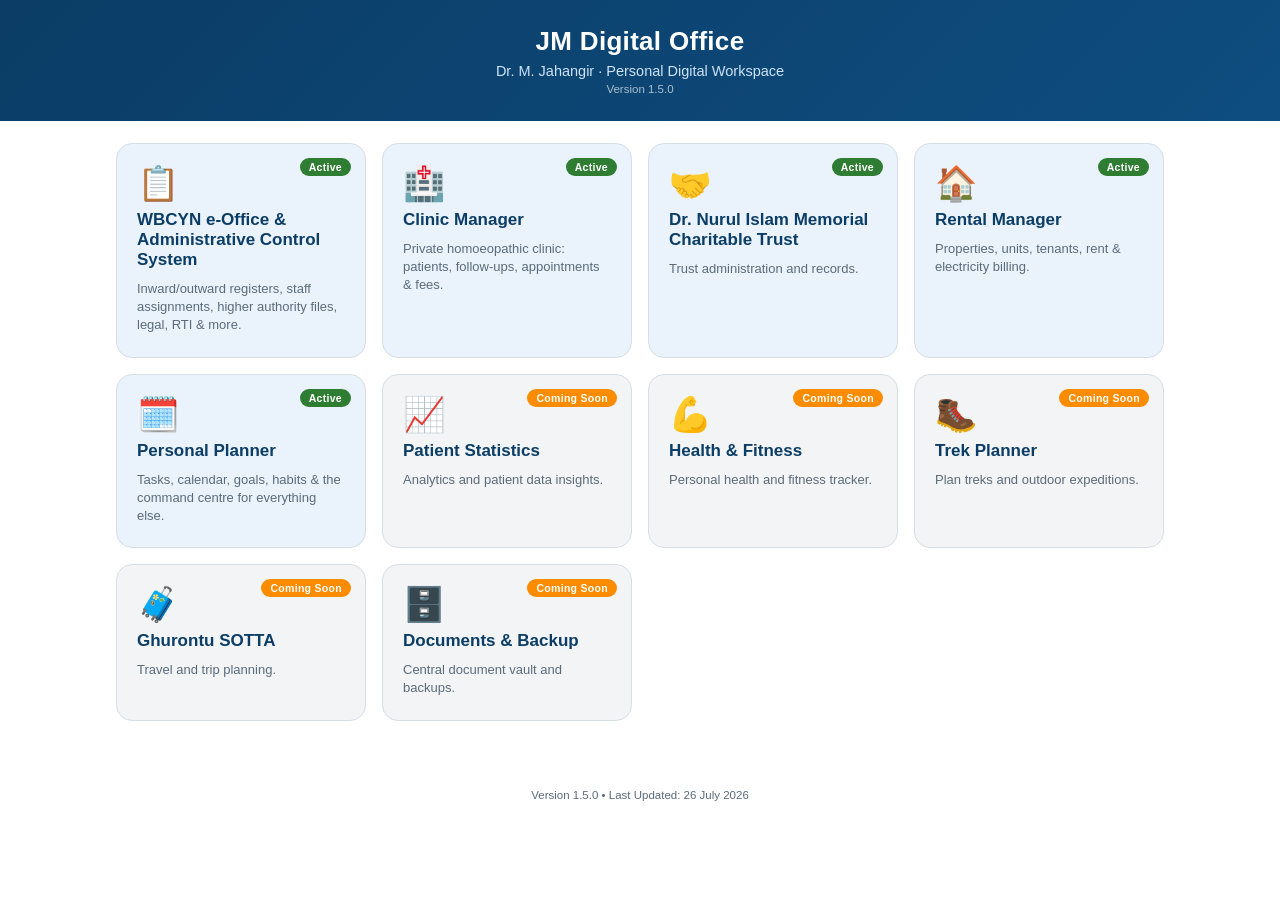
<file: index.html>
<!DOCTYPE html>
<html lang="en">
<head>
<meta charset="UTF-8">
<meta name="viewport" content="width=device-width, initial-scale=1.0, maximum-scale=1.0, viewport-fit=cover">
<title>JM Digital Office</title>

<!-- PWA -->
<link rel="manifest" href="manifest.json">
<meta name="theme-color" content="#0b3d66">

<!-- iOS "Add to Home Screen" support -->
<meta name="apple-mobile-web-app-capable" content="yes">
<meta name="apple-mobile-web-app-status-bar-style" content="black-translucent">
<meta name="apple-mobile-web-app-title" content="JM Digital Office">
<link rel="apple-touch-icon" href="icons/apple-touch-icon.png">
<link rel="icon" type="image/png" sizes="192x192" href="icons/icon-192.png">
<link rel="icon" type="image/png" sizes="512x512" href="icons/icon-512.png">

<link rel="stylesheet" href="launcher.css">
</head>
<body>

<header class="appheader">
  <h1>JM Digital Office</h1>
  <p>Dr. M. Jahangir &middot; Personal Digital Workspace</p>
  <p class="version-tag">Version 1.5.0</p>
</header>

<main class="launcher">
  <div class="cards-grid">

    <a class="app-card" href="wbcyn/index.html">
      <span class="status active">Active</span>
      <span class="icon">📋</span>
      <h2>WBCYN e-Office &amp; Administrative Control System</h2>
      <p>Inward/outward registers, staff assignments, higher authority files, legal, RTI &amp; more.</p>
    </a>

    <a class="app-card" href="clinic/index.html">
      <span class="status active">Active</span>
      <span class="icon">🏥</span>
      <h2>Clinic Manager</h2>
      <p>Private homoeopathic clinic: patients, follow-ups, appointments &amp; fees.</p>
    </a>

    <a class="app-card" href="trust/index.html">
      <span class="status active">Active</span>
      <span class="icon">🤝</span>
      <h2>Dr. Nurul Islam Memorial Charitable Trust</h2>
      <p>Trust administration and records.</p>
    </a>

    <a class="app-card" href="rental/index.html">
      <span class="status active">Active</span>
      <span class="icon">🏠</span>
      <h2>Rental Manager</h2>
      <p>Properties, units, tenants, rent &amp; electricity billing.</p>
    </a>

    <a class="app-card" href="planner/index.html">
      <span class="status active">Active</span>
      <span class="icon">🗓️</span>
      <h2>Personal Planner</h2>
      <p>Tasks, calendar, goals, habits &amp; the command centre for everything else.</p>
    </a>

    <a class="app-card inactive" href="coming-soon.html?title=Patient%20Statistics&icon=%F0%9F%93%88&desc=Analytics%20and%20insights%20from%20patient%20data.">
      <span class="status soon">Coming Soon</span>
      <span class="icon">📈</span>
      <h2>Patient Statistics</h2>
      <p>Analytics and patient data insights.</p>
    </a>

    <a class="app-card inactive" href="coming-soon.html?title=Health%20%26%20Fitness&icon=%F0%9F%92%AA&desc=Personal%20health%20and%20fitness%20tracking.">
      <span class="status soon">Coming Soon</span>
      <span class="icon">💪</span>
      <h2>Health & Fitness</h2>
      <p>Personal health and fitness tracker.</p>
    </a>

    <a class="app-card inactive" href="coming-soon.html?title=Trek%20Planner&icon=%F0%9F%A5%BE&desc=Plan%20treks%20and%20outdoor%20expeditions.">
      <span class="status soon">Coming Soon</span>
      <span class="icon">🥾</span>
      <h2>Trek Planner</h2>
      <p>Plan treks and outdoor expeditions.</p>
    </a>

    <a class="app-card inactive" href="coming-soon.html?title=Ghurontu%20SOTTA&icon=%F0%9F%A7%B3&desc=Travel%20and%20trip%20planning.">
      <span class="status soon">Coming Soon</span>
      <span class="icon">🧳</span>
      <h2>Ghurontu SOTTA</h2>
      <p>Travel and trip planning.</p>
    </a>

    <a class="app-card inactive" href="coming-soon.html?title=Documents%20%26%20Backup&icon=%F0%9F%97%84%EF%B8%8F&desc=Central%20document%20vault%20and%20backups.">
      <span class="status soon">Coming Soon</span>
      <span class="icon">🗄️</span>
      <h2>Documents & Backup</h2>
      <p>Central document vault and backups.</p>
    </a>

  </div>
</main>

<div id="pwaBannerRoot"></div>

<footer class="small-note">Version 1.5.0 • Last Updated: 26 July 2026</footer>

<script src="sw-update.js"></script>
<script src="launcher.js"></script>
</body>
</html>
</file>
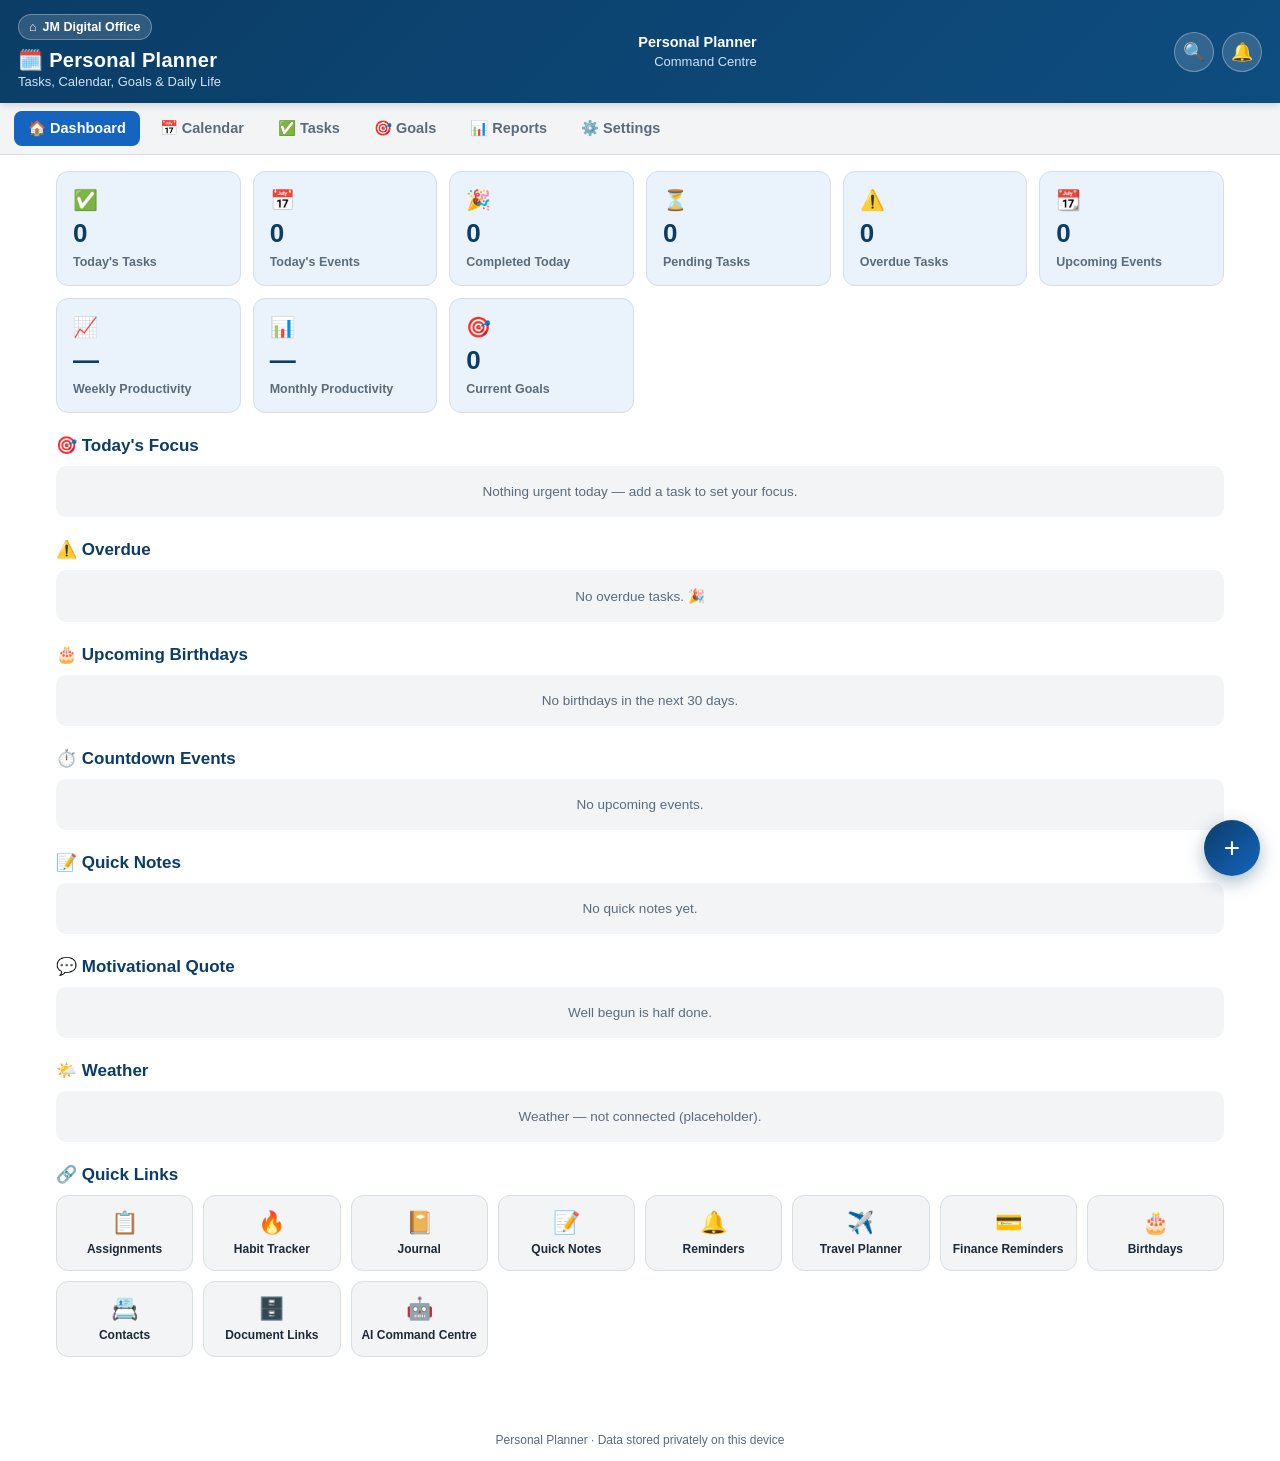
<file: planner/index.html>
<!DOCTYPE html>
<html lang="en">
<head>
<meta charset="UTF-8">
<meta name="viewport" content="width=device-width, initial-scale=1.0, maximum-scale=1.0, viewport-fit=cover">
<title>Personal Planner &middot; JM Digital Office</title>

<!-- PWA -->
<link rel="manifest" href="../manifest.json">
<meta name="theme-color" content="#0b3d66">

<meta name="apple-mobile-web-app-capable" content="yes">
<meta name="apple-mobile-web-app-status-bar-style" content="black-translucent">
<meta name="apple-mobile-web-app-title" content="Personal Planner">
<link rel="apple-touch-icon" href="icons/apple-touch-icon.png">
<link rel="icon" type="image/png" sizes="192x192" href="icons/icon-192.png">
<link rel="icon" type="image/png" sizes="512x512" href="icons/icon-512.png">

<link rel="stylesheet" href="styles.css">
<link rel="stylesheet" href="../home-nav.css">
</head>
<body>

<header class="appheader">
  <div class="header-left">
    <a class="home-link" href="../index.html" title="Back to JM Digital Office" aria-label="Back to JM Digital Office">⌂ <span class="home-link-text">JM Digital Office</span></a>
    <h1>🗓️ Personal Planner</h1>
    <p>Tasks, Calendar, Goals &amp; Daily Life</p>
  </div>
  <div class="header-right" id="headerRight">
    <div class="name" id="headerOwnerName">Personal Planner</div>
    <div class="role">Command Centre</div>
  </div>
  <div class="header-actions no-print">
    <button id="searchBtn" class="notif-bell" title="Search" aria-label="Search">🔍</button>
    <button id="notifBellBtn" class="notif-bell" title="Notifications" aria-label="Notifications">🔔<span id="notifBadge" class="notif-badge" style="display:none;">0</span></button>
  </div>
</header>

<nav class="topnav" id="topnav"></nav>

<main id="app"></main>

<nav class="bottomnav" id="bottomnav"></nav>

<button id="fabBtn" class="fab" title="Quick add" aria-label="Quick add">+</button>

<div id="modalRoot"></div>
<div id="pwaBannerRoot"></div>

<footer class="small-note no-print" id="plannerFooter">Personal Planner &middot; Data stored privately on this device</footer>

<script src="idb.js"></script>
<script src="../wbcyn/idb.js"></script>
<script src="charts.js"></script>
<script src="../sw-update.js"></script>
<script src="../home-nav.js"></script>
<script src="app.js"></script>
</body>
</html>
</file>
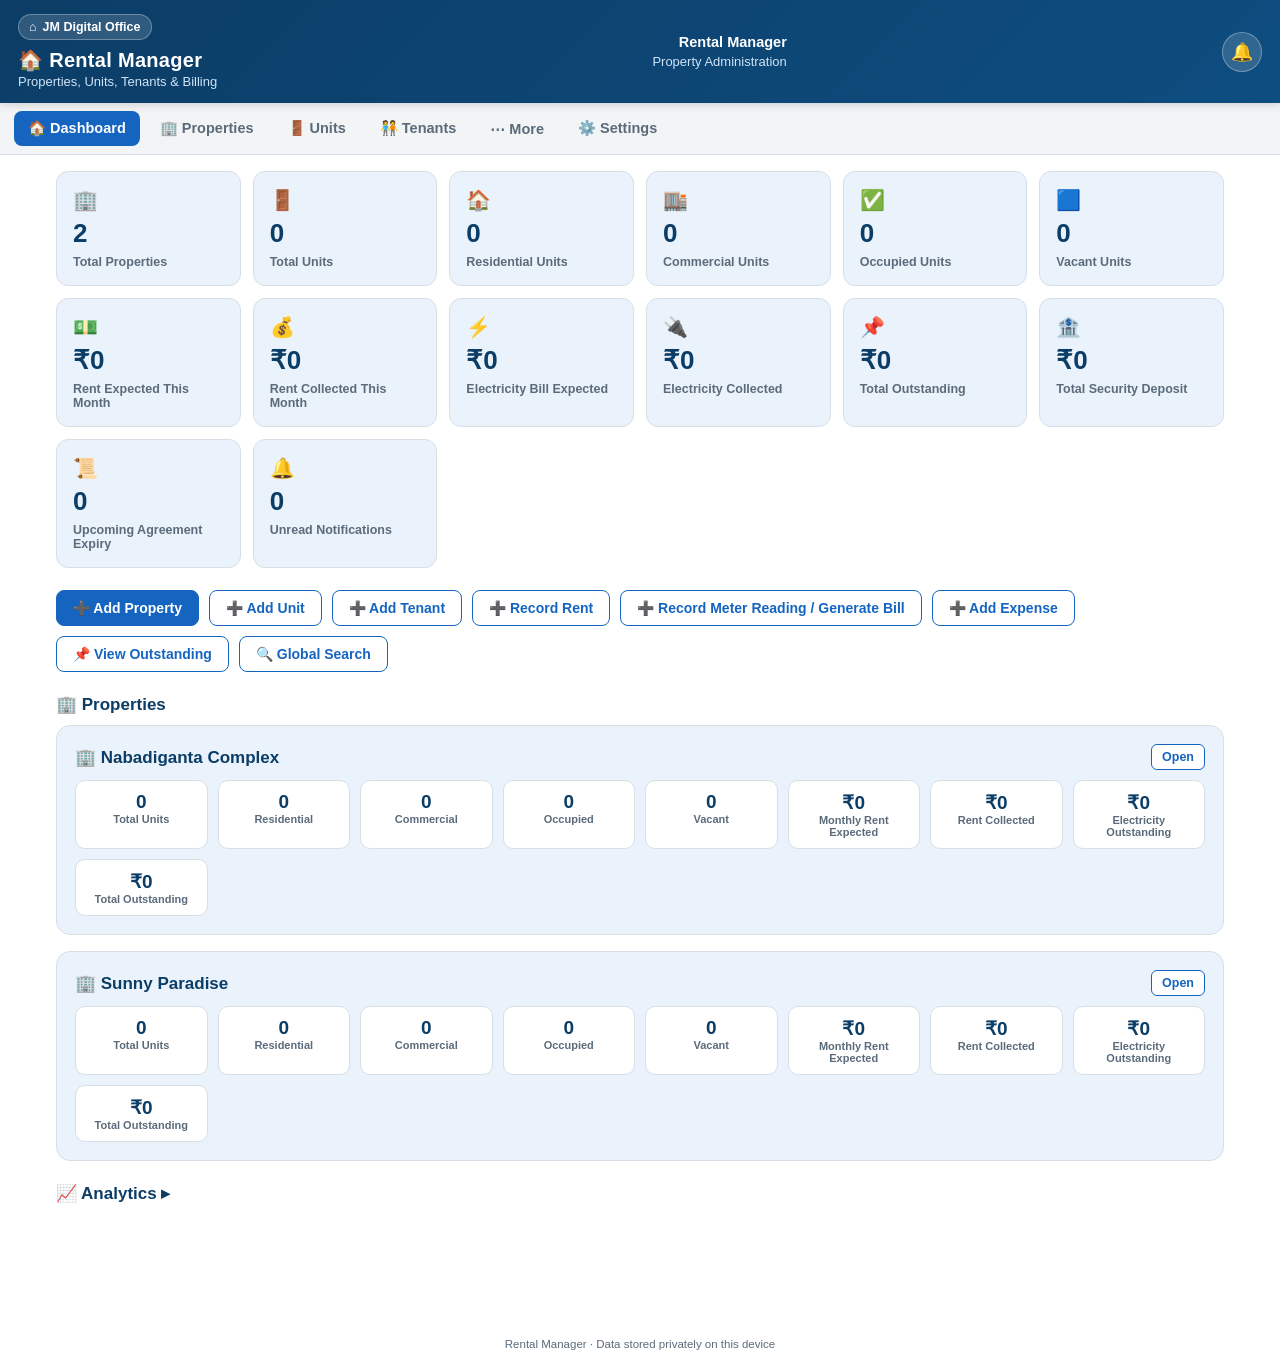
<file: rental/index.html>
<!DOCTYPE html>
<html lang="en">
<head>
<meta charset="UTF-8">
<meta name="viewport" content="width=device-width, initial-scale=1.0, maximum-scale=1.0, viewport-fit=cover">
<title>Rental Manager &middot; JM Digital Office</title>

<!-- PWA -->
<link rel="manifest" href="../manifest.json">
<meta name="theme-color" content="#0b3d66">

<meta name="apple-mobile-web-app-capable" content="yes">
<meta name="apple-mobile-web-app-status-bar-style" content="black-translucent">
<meta name="apple-mobile-web-app-title" content="Rental Manager">
<link rel="apple-touch-icon" href="icons/apple-touch-icon.png">
<link rel="icon" type="image/png" sizes="192x192" href="icons/icon-192.png">
<link rel="icon" type="image/png" sizes="512x512" href="icons/icon-512.png">

<link rel="stylesheet" href="styles.css">
<link rel="stylesheet" href="../home-nav.css">
</head>
<body>

<header class="appheader">
  <div class="header-left">
    <a class="home-link" href="../index.html" title="Back to JM Digital Office" aria-label="Back to JM Digital Office">⌂ <span class="home-link-text">JM Digital Office</span></a>
    <h1>🏠 Rental Manager</h1>
    <p>Properties, Units, Tenants &amp; Billing</p>
  </div>
  <div class="header-right" id="headerRight">
    <div class="name" id="headerOwnerName">Rental Manager</div>
    <div class="role">Property Administration</div>
  </div>
  <button id="notifBellBtn" class="notif-bell no-print" title="Notifications">🔔<span id="notifBadge" class="notif-badge" style="display:none;">0</span></button>
</header>

<nav class="topnav" id="topnav"></nav>

<main id="app"></main>

<nav class="bottomnav" id="bottomnav"></nav>

<div id="modalRoot"></div>
<div id="pwaBannerRoot"></div>

<footer class="small-note no-print" id="rentalFooter">Rental Manager Module</footer>

<script src="../sw-update.js"></script>
<script src="../home-nav.js"></script>
<script src="app.js"></script>
</body>
</html>
</file>
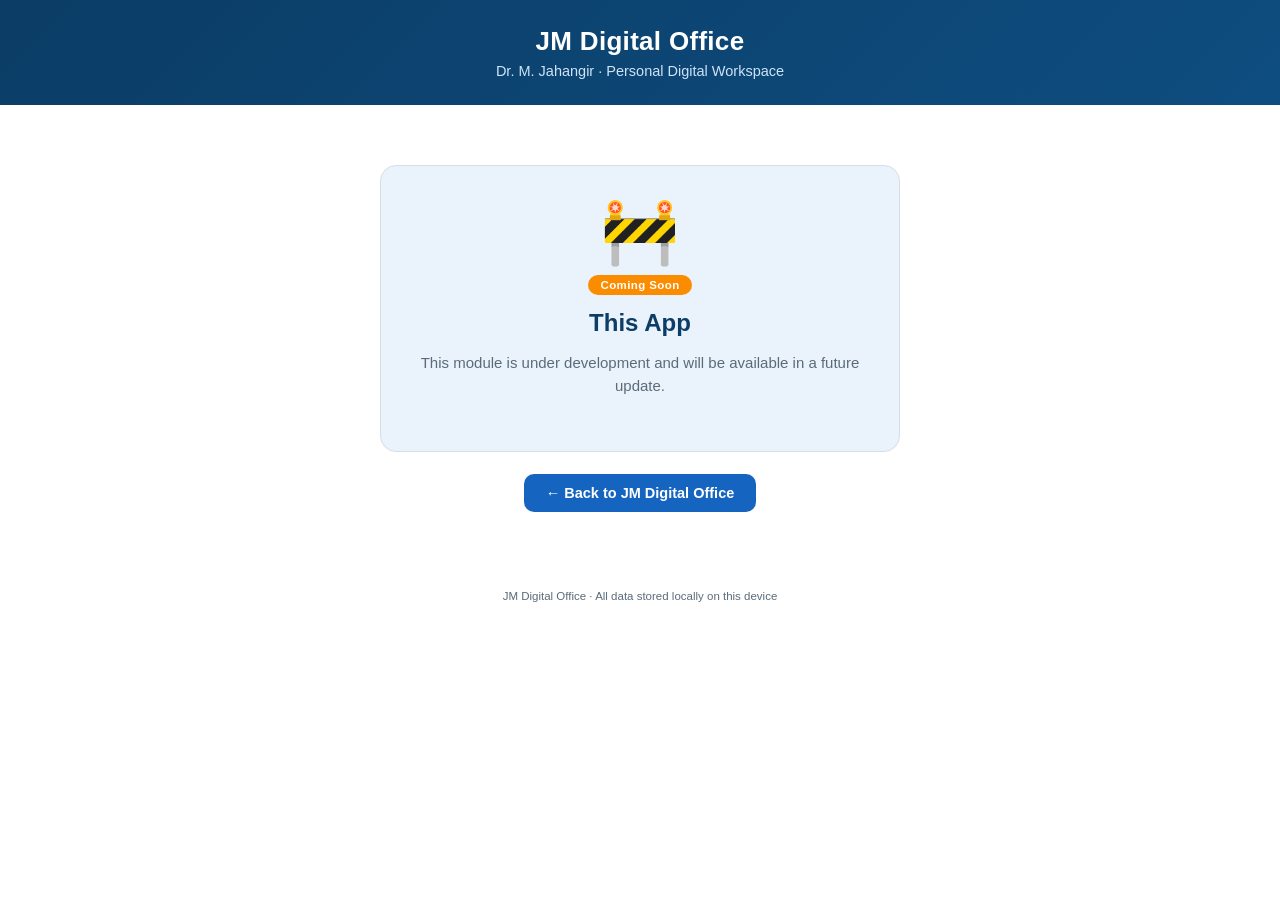
<file: coming-soon.html>
<!DOCTYPE html>
<html lang="en">
<head>
<meta charset="UTF-8">
<meta name="viewport" content="width=device-width, initial-scale=1.0, maximum-scale=1.0, viewport-fit=cover">
<title>Coming Soon &middot; JM Digital Office</title>

<link rel="manifest" href="manifest.json">
<meta name="theme-color" content="#0b3d66">
<meta name="apple-mobile-web-app-capable" content="yes">
<meta name="apple-mobile-web-app-status-bar-style" content="black-translucent">
<meta name="apple-mobile-web-app-title" content="JM Digital Office">
<link rel="apple-touch-icon" href="icons/apple-touch-icon.png">
<link rel="icon" type="image/png" sizes="192x192" href="icons/icon-192.png">
<link rel="icon" type="image/png" sizes="512x512" href="icons/icon-512.png">

<link rel="stylesheet" href="launcher.css">
</head>
<body>

<header class="appheader">
  <h1>JM Digital Office</h1>
  <p>Dr. M. Jahangir &middot; Personal Digital Workspace</p>
</header>

<main class="coming-soon">
  <div class="cs-panel">
    <div class="cs-icon" id="csIcon">🚧</div>
    <div class="cs-badge">Coming Soon</div>
    <h1 id="csTitle">This App</h1>
    <p class="desc" id="csDesc">This module is under development and will be available in a future update.</p>
  </div>
  <a class="btn-back" href="index.html">&larr; Back to JM Digital Office</a>
</main>

<div id="pwaBannerRoot"></div>

<footer class="small-note">JM Digital Office &middot; All data stored locally on this device</footer>

<script src="launcher.js"></script>
</body>
</html>
</file>
<file: launcher.css>
:root{
  --dark-blue:#0b3d66;
  --dark-blue-2:#0e4d80;
  --light-blue:#eaf3fb;
  --grey:#f2f4f6;
  --border:#d7dee5;
  --accent:#1565c0;
  --text:#1f2a37;
  --muted:#5b6b7b;
  --green:#2e7d32;
  --orange:#fb8c00;
  --white:#ffffff;
}
*{box-sizing:border-box;}
body{margin:0;font-family:-apple-system,BlinkMacSystemFont,"Segoe UI",Roboto,Helvetica,Arial,sans-serif;background:var(--white);color:var(--text);}
a{color:inherit;text-decoration:none;}
button{font-family:inherit;cursor:pointer;}

header.appheader{background:linear-gradient(135deg,var(--dark-blue),var(--dark-blue-2));color:#fff;padding:26px 20px;text-align:center;}
header.appheader h1{margin:0;font-size:26px;font-weight:800;letter-spacing:.3px;}
header.appheader p{margin:6px 0 0;font-size:14.5px;color:#cfe3f7;}
header.appheader p.version-tag{margin-top:4px;font-size:11.5px;color:rgba(255,255,255,.65);}

main.launcher{max-width:1080px;margin:0 auto;padding:22px 16px 50px;}

.cards-grid{display:grid;grid-template-columns:repeat(auto-fit,minmax(240px,1fr));gap:16px;}

.app-card{position:relative;display:flex;flex-direction:column;gap:10px;background:var(--light-blue);border:1px solid var(--border);border-radius:16px;padding:22px 20px;min-height:150px;transition:transform .15s ease, box-shadow .15s ease;}
.app-card:hover{transform:translateY(-3px);box-shadow:0 8px 20px rgba(11,61,102,.15);}
.app-card.inactive{background:var(--grey);}
.app-card .icon{font-size:34px;line-height:1;}
.app-card h2{margin:0;font-size:17px;font-weight:700;color:var(--dark-blue);}
.app-card p{margin:0;font-size:13px;color:var(--muted);line-height:1.4;}
.app-card .status{position:absolute;top:14px;right:14px;font-size:10.5px;font-weight:700;padding:3px 9px;border-radius:20px;color:#fff;letter-spacing:.3px;}
.app-card .status.active{background:var(--green);}
.app-card .status.soon{background:var(--orange);}

footer.small-note{text-align:center;color:var(--muted);font-size:11.5px;padding:18px;}

/* Coming soon page */
main.coming-soon{max-width:560px;margin:60px auto;padding:0 20px;text-align:center;}
.cs-icon{font-size:64px;margin-bottom:6px;}
.cs-badge{display:inline-block;background:var(--orange);color:#fff;font-size:11.5px;font-weight:700;padding:4px 12px;border-radius:20px;letter-spacing:.4px;margin-bottom:14px;}
main.coming-soon h1{margin:0 0 10px;color:var(--dark-blue);font-size:24px;}
main.coming-soon p.desc{color:var(--muted);font-size:15px;line-height:1.5;margin-bottom:26px;}
.cs-panel{background:var(--light-blue);border:1px solid var(--border);border-radius:16px;padding:28px 22px;margin-bottom:22px;}
.btn-back{display:inline-block;background:var(--accent);color:#fff;font-weight:700;padding:11px 22px;border-radius:10px;font-size:14.5px;}
.btn-back:hover{background:#0d4f9e;}

/* Install banner reused from WBCYN styling */
.pwa-install-banner{position:fixed;left:12px;right:12px;bottom:12px;background:var(--dark-blue);color:#fff;padding:12px 14px;border-radius:10px;display:flex;align-items:center;gap:10px;z-index:80;box-shadow:0 4px 16px rgba(0,0,0,.25);}
.pwa-install-banner span{flex:1;font-size:13px;}
.pwa-install-banner button{background:#fff;color:var(--dark-blue);border:none;border-radius:6px;padding:7px 12px;font-weight:700;font-size:12.5px;}
.pwa-install-banner .dismiss{background:transparent;color:#cfe3f7;font-size:18px;padding:0 4px;}

@media (max-width:480px){
  header.appheader h1{font-size:22px;}
  .app-card{padding:18px 16px;}
}
</file>
<file: planner/styles.css>
:root{
  --dark-blue:#0b3d66;
  --dark-blue-2:#0e4d80;
  --light-blue:#eaf3fb;
  --grey:#f2f4f6;
  --border:#d7dee5;
  --accent:#1565c0;
  --text:#1f2a37;
  --muted:#5b6b7b;
  --red:#e53935;
  --orange:#fb8c00;
  --yellow:#f9a825;
  --green:#2e7d32;
  --purple:#6a1b9a;
  --white:#ffffff;
}
*{box-sizing:border-box;}
body{margin:0;font-family:-apple-system,BlinkMacSystemFont,"Segoe UI",Roboto,Helvetica,Arial,sans-serif;background:var(--white);color:var(--text);}
button{font-family:inherit;cursor:pointer;}
input,select,textarea{font-family:inherit;font-size:15px;}
a{color:inherit;}
h1,h2,h3,h4{font-weight:700;}

/* HEADER */
header.appheader{background:linear-gradient(135deg,var(--dark-blue),var(--dark-blue-2));color:#fff;padding:14px 18px;display:flex;justify-content:space-between;align-items:center;flex-wrap:wrap;gap:10px;position:sticky;top:0;z-index:50;box-shadow:0 2px 8px rgba(0,0,0,.15);}
.header-left h1{margin:0;font-size:20px;font-weight:700;letter-spacing:.3px;}
.header-left p{margin:2px 0 0;font-size:13px;color:#cfe3f7;}
.header-right{text-align:right;font-size:13px;line-height:1.4;}
.header-right .name{font-weight:700;font-size:14.5px;}
.header-right .role{color:#cfe3f7;}
.header-actions{display:flex;gap:8px;flex-shrink:0;}

.home-link{display:inline-flex;align-items:center;gap:6px;background:rgba(255,255,255,.15);color:#fff;text-decoration:none;font-size:12.5px;font-weight:600;padding:5px 10px;border-radius:20px;margin-bottom:8px;border:1px solid rgba(255,255,255,.3);}
.home-link:hover{background:rgba(255,255,255,.28);}
@media (max-width:480px){ .home-link-text{display:none;} .home-link{padding:6px 9px;} }

.notif-bell{position:relative;background:rgba(255,255,255,.15);border:1px solid rgba(255,255,255,.3);color:#fff;border-radius:50%;width:40px;height:40px;font-size:18px;display:flex;align-items:center;justify-content:center;flex-shrink:0;}
.notif-bell:hover{background:rgba(255,255,255,.28);}
.notif-badge{position:absolute;top:-4px;right:-4px;background:var(--red);color:#fff;font-size:10.5px;font-weight:700;border-radius:20px;min-width:17px;height:17px;line-height:17px;text-align:center;padding:0 3px;}

/* NAV */
nav.topnav{display:flex;gap:6px;background:var(--grey);padding:8px 14px;overflow-x:auto;border-bottom:1px solid var(--border);position:sticky;top:64px;z-index:40;}
nav.topnav button{background:transparent;border:none;padding:9px 14px;border-radius:8px;font-size:14.5px;font-weight:600;color:var(--muted);white-space:nowrap;display:flex;align-items:center;gap:6px;}
nav.topnav button.active{background:var(--accent);color:#fff;}
nav.topnav button:hover:not(.active){background:var(--light-blue);}
nav.bottomnav{display:none;}

main#app{padding:16px;max-width:1200px;margin:0 auto;padding-bottom:40px;}

/* CARDS GRID (dashboard summary cards) */
.cards-grid{display:grid;grid-template-columns:repeat(auto-fit,minmax(170px,1fr));gap:12px;margin-bottom:22px;}
.card{background:var(--light-blue);border:1px solid var(--border);border-radius:12px;padding:16px;display:flex;flex-direction:column;gap:6px;cursor:default;}
.card.clickable{cursor:pointer;transition:transform .12s ease, box-shadow .12s ease;}
.card.clickable:hover{transform:translateY(-2px);box-shadow:0 6px 16px rgba(11,61,102,.12);}
.card .num{font-size:26px;font-weight:800;color:var(--dark-blue);}
.card .lbl{font-size:12.5px;color:var(--muted);font-weight:600;}
.card .icon{font-size:20px;}
.card.grey{background:var(--grey);}

.section-title{font-size:17px;font-weight:700;color:var(--dark-blue);margin:22px 0 10px;display:flex;align-items:center;gap:8px;}

/* LIST / ROW STYLE */
.item-list{display:flex;flex-direction:column;gap:8px;}
.item-row{display:flex;justify-content:space-between;align-items:center;background:var(--white);border:1px solid var(--border);border-left:6px solid var(--muted);border-radius:8px;padding:10px 12px;gap:10px;flex-wrap:wrap;}
.item-row .title{font-weight:600;font-size:14.5px;}
.item-row .meta{font-size:12.5px;color:var(--muted);}
.item-row.row-red{border-left-color:var(--red);}
.item-row.row-orange{border-left-color:var(--orange);}
.item-row.row-yellow{border-left-color:var(--yellow);}
.item-row.row-green{border-left-color:var(--green);}
.item-row.row-blue{border-left-color:var(--accent);}
.item-row.row-purple{border-left-color:var(--purple);}
.item-row.row-grey{border-left-color:var(--muted);}
.item-row .actions-cell{display:flex;gap:6px;flex-wrap:wrap;}

.empty-note{color:var(--muted);font-size:13.5px;padding:18px;text-align:center;background:var(--grey);border-radius:10px;}

/* BADGES */
.badge{display:inline-block;padding:3px 9px;border-radius:20px;font-size:11.5px;font-weight:700;color:#fff;}
.badge-red{background:var(--red);}
.badge-orange{background:var(--orange);}
.badge-yellow{background:var(--yellow);color:#3a2c00;}
.badge-green{background:var(--green);}
.badge-grey{background:var(--muted);}
.badge-purple{background:var(--purple);}
.badge-blue{background:var(--accent);}

/* BUTTONS */
.btn{background:var(--accent);color:#fff;border:none;border-radius:8px;padding:10px 16px;font-size:14px;font-weight:600;display:inline-flex;align-items:center;gap:6px;}
.btn:hover{background:var(--dark-blue-2);}
.btn.grey{background:var(--grey);color:var(--text);}
.btn.grey:hover{background:var(--border);}
.btn.secondary{background:var(--light-blue);color:var(--dark-blue);border:1px solid var(--border);}
.btn.secondary:hover{background:#dcebf9;}
.btn.danger{background:var(--red);}
.btn.danger:hover{background:#c62828;}
.btn.sm{padding:6px 11px;font-size:12.5px;border-radius:6px;}

.toolbar{display:flex;gap:10px;align-items:center;flex-wrap:wrap;margin-bottom:14px;}
.toolbar .spacer{flex:1;}
.toolbar input[type="text"],.toolbar input[type="search"]{padding:9px 12px;border:1px solid var(--border);border-radius:8px;min-width:180px;flex:1;}

/* TABLE */
.table-wrap{overflow-x:auto;border-radius:12px;border:1px solid var(--border);}
table{width:100%;border-collapse:collapse;background:#fff;}
table th,table td{padding:10px 12px;text-align:left;font-size:13.5px;border-bottom:1px solid var(--border);}
table th{background:var(--grey);color:var(--muted);font-weight:700;font-size:11.5px;text-transform:uppercase;letter-spacing:.03em;}
table tbody tr:hover{background:var(--light-blue);}

/* FORMS */
.form-page{max-width:760px;margin:0 auto;}
.form-section{background:var(--light-blue);border:1px solid var(--border);border-radius:14px;padding:18px;margin-bottom:16px;}
.form-section h3{margin:0 0 14px;color:var(--dark-blue);font-size:16px;}
.form-grid{display:grid;grid-template-columns:1fr 1fr;gap:14px;}
.form-field{display:flex;flex-direction:column;gap:5px;}
.form-field.full{grid-column:1/-1;}
.form-field label{font-size:12.5px;font-weight:700;color:var(--muted);}
.form-field input,.form-field select,.form-field textarea{padding:9px 11px;border:1px solid var(--border);border-radius:8px;background:#fff;color:var(--text);}
.form-field textarea{min-height:80px;resize:vertical;}
.form-actions{display:flex;justify-content:flex-end;gap:10px;margin-top:8px;}
.hint{font-size:11.5px;color:var(--muted);}

/* SUBTASK / CHECKLIST ROWS */
.checklist-row{display:flex;align-items:center;gap:8px;padding:6px 0;border-bottom:1px solid var(--border);}
.checklist-row:last-child{border-bottom:none;}
.checklist-row input[type="text"]{flex:1;border:none;background:transparent;padding:4px;}
.checklist-row.done .checklist-text{text-decoration:line-through;color:var(--muted);}

/* MODAL */
.modal-overlay{position:fixed;inset:0;background:rgba(10,20,30,.5);display:flex;align-items:flex-start;justify-content:center;z-index:100;overflow-y:auto;padding:24px 12px;}
.modal-box{background:#fff;border-radius:16px;padding:22px;max-width:640px;width:100%;box-shadow:0 10px 40px rgba(0,0,0,.25);}
.modal-box h2{margin:0 0 14px;color:var(--dark-blue);font-size:18px;}
.modal-actions{display:flex;justify-content:flex-end;gap:10px;margin-top:16px;flex-wrap:wrap;}

/* FAB */
.fab{position:fixed;right:20px;bottom:24px;width:56px;height:56px;border-radius:30px;background:linear-gradient(135deg,var(--dark-blue),var(--accent));color:#fff;font-size:28px;line-height:1;border:none;box-shadow:0 6px 18px rgba(11,61,102,.35);z-index:70;display:flex;align-items:center;justify-content:center;}
.fab:hover{filter:brightness(1.08);}
.fab-menu{position:fixed;right:20px;bottom:90px;background:#fff;border:1px solid var(--border);border-radius:14px;box-shadow:0 10px 30px rgba(0,0,0,.2);z-index:71;overflow:hidden;min-width:200px;}
.fab-menu button{display:flex;align-items:center;gap:10px;width:100%;background:none;border:none;padding:12px 16px;font-size:14px;font-weight:600;color:var(--text);text-align:left;border-bottom:1px solid var(--border);}
.fab-menu button:last-child{border-bottom:none;}
.fab-menu button:hover{background:var(--light-blue);}

/* PWA install banner (matches other modules) */
.pwa-install-banner{position:fixed;left:12px;right:12px;bottom:12px;background:var(--dark-blue);color:#fff;padding:12px 14px;border-radius:10px;display:flex;align-items:center;gap:10px;z-index:80;box-shadow:0 4px 16px rgba(0,0,0,.25);}
.pwa-install-banner span{flex:1;font-size:13px;}
.pwa-install-banner button{background:#fff;color:var(--dark-blue);border:none;border-radius:6px;padding:7px 12px;font-weight:700;font-size:12.5px;}
.pwa-install-banner .dismiss{background:transparent;color:#cfe3f7;font-size:18px;padding:0 4px;}

.small-note{text-align:center;color:var(--muted);font-size:12px;padding:14px;}

/* RESPONSIVE */
@media (max-width:820px){
  nav.topnav{display:none;}
  nav.bottomnav{
    display:flex;position:fixed;bottom:0;left:0;right:0;background:#fff;border-top:1px solid var(--border);
    z-index:60;box-shadow:0 -2px 10px rgba(0,0,0,.08);overflow-x:auto;-webkit-overflow-scrolling:touch;
  }
  nav.bottomnav button{flex:0 0 auto;min-width:62px;background:none;border:none;padding:8px 6px 7px;display:flex;flex-direction:column;align-items:center;gap:2px;font-size:9.5px;font-weight:600;color:var(--muted);white-space:nowrap;}
  nav.bottomnav button.active{color:var(--accent);}
  nav.bottomnav .ic{font-size:17px;}
  main#app{padding-bottom:96px;}
  .header-right{display:none;}
  .form-grid{grid-template-columns:1fr;}
  .fab{bottom:88px;}
  .fab-menu{bottom:154px;}
  .pwa-install-banner{bottom:76px;}
}

/* THEME + FONT SIZE (Settings) */
html[data-theme="dark"]{
  --white:#12181f; --grey:#1b232c; --light-blue:#1c2b3a; --border:#2c3944;
  --text:#e6edf3; --muted:#93a1ad;
}
html[data-theme="dark"] .modal-box{background:#1b232c;color:var(--text);}
html[data-theme="dark"] table{background:#1b232c;}
html[data-theme="dark"] .form-field input,html[data-theme="dark"] .form-field select,html[data-theme="dark"] .form-field textarea,html[data-theme="dark"] .richtext-body{background:#12181f;color:var(--text);border-color:var(--border);}
html[data-fontsize="small"] body{font-size:13px;}
html[data-fontsize="large"] body{font-size:17px;}

/* CHARTS / REPORTS */
.chart-block{background:var(--light-blue);border:1px solid var(--border);border-radius:14px;padding:16px;margin-bottom:16px;}
.chart-block h4{margin:0 0 10px;color:var(--dark-blue);font-size:14.5px;}
.chart-block svg{width:100%;height:auto;display:block;}
.chart-legend{display:flex;gap:14px;flex-wrap:wrap;font-size:12px;color:var(--muted);margin-top:8px;}
.chart-legend span.sw{display:inline-block;width:10px;height:10px;border-radius:3px;margin-right:4px;vertical-align:middle;}

/* RICH TEXT (Quick Notes / Journal) */
.richtext-toolbar{display:flex;gap:6px;margin-bottom:6px;}
.richtext-toolbar button{background:var(--grey);border:1px solid var(--border);border-radius:6px;padding:5px 10px;font-size:13px;}
.richtext-toolbar button:hover{background:var(--light-blue);}
.richtext-body{min-height:120px;border:1px solid var(--border);border-radius:8px;padding:10px;background:#fff;}
.richtext-body:focus{outline:2px solid var(--accent);}

/* DASHBOARD HUB GRID */
.hub-grid{display:grid;grid-template-columns:repeat(auto-fit,minmax(130px,1fr));gap:10px;margin-bottom:22px;}
.hub-link{display:flex;flex-direction:column;align-items:center;gap:6px;background:var(--grey);border:1px solid var(--border);border-radius:12px;padding:14px 8px;text-align:center;font-size:12px;font-weight:600;color:var(--text);}
.hub-link:hover{background:var(--light-blue);}
.hub-link .hub-icon{font-size:22px;}

/* HABITS */
.habit-dot{display:inline-block;width:14px;height:14px;border-radius:4px;background:var(--border);margin-right:3px;}
.habit-dot.on{background:var(--green);}

/* CALENDAR */
table.cal-month{width:100%;border-collapse:collapse;table-layout:fixed;}
table.cal-month th{background:var(--grey);padding:8px;font-size:11px;text-transform:uppercase;color:var(--muted);}
td.cal-cell{vertical-align:top;border:1px solid var(--border);padding:6px;height:86px;width:14.28%;cursor:pointer;background:#fff;}
td.cal-cell:hover{background:var(--light-blue);}
td.cal-cell.cal-outmonth{background:var(--grey);color:var(--muted);}
td.cal-cell.cal-today{box-shadow:inset 0 0 0 2px var(--accent);}
td.cal-cell.cal-overdue{background:#fdecea;}
td.cal-cell.cal-completed{background:#eaf6ec;}
td.cal-cell.cal-upcoming{background:var(--light-blue);}
.cal-daynum{font-weight:700;font-size:12.5px;margin-bottom:4px;}
.cal-pill{font-size:10.5px;padding:2px 6px;border-radius:6px;color:#fff;margin-bottom:2px;white-space:nowrap;overflow:hidden;text-overflow:ellipsis;}
.cal-more{font-size:10px;color:var(--muted);}

.cal-week-grid{display:grid;grid-template-columns:repeat(7,1fr);gap:8px;overflow-x:auto;}
.cal-week-col{border:1px solid var(--border);border-radius:10px;overflow:hidden;background:#fff;min-width:130px;}
.cal-week-col.cal-today{box-shadow:0 0 0 2px var(--accent);}
.cal-week-col.cal-overdue{background:#fdecea;}
.cal-week-col.cal-completed{background:#eaf6ec;}
.cal-week-head{background:var(--grey);padding:8px;font-weight:700;font-size:12.5px;text-align:center;cursor:pointer;}
.cal-week-block{padding:6px 8px;border-top:1px solid var(--border);}
.cal-week-block-lbl{font-size:10.5px;color:var(--muted);font-weight:700;text-transform:uppercase;margin-bottom:4px;}

.cal-yr-grid{display:grid;grid-template-columns:repeat(auto-fit,minmax(220px,1fr));gap:14px;}
.cal-yr-month{background:var(--light-blue);border:1px solid var(--border);border-radius:12px;padding:10px;}
.cal-yr-month-name{font-weight:700;color:var(--dark-blue);margin-bottom:6px;font-size:13px;}
.cal-yr-days{display:flex;flex-wrap:wrap;gap:3px;}
.cal-yr-day{width:20px;height:20px;display:flex;align-items:center;justify-content:center;font-size:9.5px;border-radius:5px;background:#fff;border:1px solid var(--border);cursor:pointer;}
.cal-yr-day.cal-yr-blank{border:none;background:transparent;cursor:default;}
.cal-yr-day.cal-today{background:var(--accent);color:#fff;font-weight:700;}
.cal-yr-day.cal-overdue{background:var(--red);color:#fff;}
.cal-yr-day.cal-completed{background:var(--green);color:#fff;}
.cal-yr-day.cal-upcoming{background:#bcdcf7;}

/* PRINT (Export PDF) */
@media print{
  .no-print,nav,header .header-actions,header .header-right,#modalRoot,.fab,.fab-menu,#pwaBannerRoot{display:none!important;}
  header.appheader{position:static;box-shadow:none;}
  main#app{padding:0!important;max-width:none;}
  body{background:#fff;}
}
</file>
<file: home-nav.css>
/* JM Digital Office - Shared Home button hit-area hardening.
   Purely additive: does not redeclare background/padding/border-radius/
   font-size, so each module's existing circular button keeps its exact
   current appearance and position. Only adds a larger, invisible tap
   area and safer stacking/touch behaviour. */
.home-link{
  position:relative;
  z-index:2;
  -webkit-tap-highlight-color:rgba(255,255,255,.35);
  touch-action:manipulation;
}
.home-link::after{
  content:'';
  position:absolute;
  top:-10px;
  left:-10px;
  right:-10px;
  bottom:-10px;
}
</file>
<file: rental/styles.css>
:root{
  --dark-blue:#0b3d66;
  --dark-blue-2:#0e4d80;
  --light-blue:#eaf3fb;
  --grey:#f2f4f6;
  --border:#d7dee5;
  --accent:#1565c0;
  --text:#1f2a37;
  --muted:#5b6b7b;
  --red:#e53935;
  --orange:#fb8c00;
  --yellow:#f9a825;
  --green:#2e7d32;
  --purple:#6a1b9a;
  --white:#ffffff;
}
*{box-sizing:border-box;}
body{margin:0;font-family:-apple-system,BlinkMacSystemFont,"Segoe UI",Roboto,Helvetica,Arial,sans-serif;background:var(--white);color:var(--text);}
button{font-family:inherit;cursor:pointer;}
input,select,textarea{font-family:inherit;font-size:15px;}
a{color:inherit;}

/* HEADER */
header.appheader{background:linear-gradient(135deg,var(--dark-blue),var(--dark-blue-2));color:#fff;padding:14px 18px;display:flex;justify-content:space-between;align-items:center;flex-wrap:wrap;gap:10px;position:sticky;top:0;z-index:50;box-shadow:0 2px 8px rgba(0,0,0,.15);}
.header-left h1{margin:0;font-size:20px;font-weight:700;letter-spacing:.3px;}
.header-left p{margin:2px 0 0;font-size:13px;color:#cfe3f7;}
.header-right{text-align:right;font-size:13px;line-height:1.4;}
.header-right .name{font-weight:700;font-size:14.5px;}
.header-right .role{color:#cfe3f7;}
.home-link{position:relative;z-index:2;display:inline-flex;align-items:center;gap:6px;background:rgba(255,255,255,.15);color:#fff;text-decoration:none;font-size:12.5px;font-weight:600;padding:5px 10px;border-radius:20px;margin-bottom:8px;border:1px solid rgba(255,255,255,.3);-webkit-tap-highlight-color:rgba(255,255,255,.35);touch-action:manipulation;}
.home-link:hover{background:rgba(255,255,255,.28);}
/* Invisible hit-area expansion so the full tap target meets the ~44px minimum
   on mobile without changing the button's visible size/position (the visible
   pill shrinks to icon-only under 480px, which is otherwise too small to
   reliably tap). */
.home-link::after{content:'';position:absolute;top:-10px;left:-10px;right:-10px;bottom:-10px;}
@media (max-width:480px){ .home-link-text{display:none;} .home-link{padding:6px 9px;} }

/* NAV */
nav.topnav{display:flex;gap:6px;background:var(--grey);padding:8px 14px;overflow-x:auto;border-bottom:1px solid var(--border);position:sticky;top:64px;z-index:40;}
nav.topnav button{background:transparent;border:none;padding:9px 14px;border-radius:8px;font-size:14.5px;font-weight:600;color:var(--muted);white-space:nowrap;display:flex;align-items:center;gap:6px;}
nav.topnav button.active{background:var(--accent);color:#fff;}
nav.topnav button:hover:not(.active){background:var(--light-blue);}

main#app{padding:16px;max-width:1200px;margin:0 auto;padding-bottom:110px;}

/* CARDS GRID (dashboard summary cards) */
.cards-grid{display:grid;grid-template-columns:repeat(auto-fit,minmax(170px,1fr));gap:12px;margin-bottom:22px;}
.card{background:var(--light-blue);border:1px solid var(--border);border-radius:12px;padding:16px;display:flex;flex-direction:column;gap:6px;}
.card .num{font-size:26px;font-weight:800;color:var(--dark-blue);}
.card .lbl{font-size:12.5px;color:var(--muted);font-weight:600;}
.card.grey{background:var(--grey);}
.card .icon{font-size:20px;}

.section-title{font-size:17px;font-weight:700;color:var(--dark-blue);margin:22px 0 10px;display:flex;align-items:center;gap:8px;}

/* LIST / ROW STYLE */
.item-list{display:flex;flex-direction:column;gap:8px;}
.item-row{display:flex;justify-content:space-between;align-items:center;background:var(--white);border:1px solid var(--border);border-left:6px solid var(--muted);border-radius:8px;padding:10px 12px;gap:10px;flex-wrap:wrap;}
.item-row .title{font-weight:600;font-size:14.5px;}
.item-row .meta{font-size:12.5px;color:var(--muted);}
.badge{display:inline-block;padding:3px 9px;border-radius:20px;font-size:11.5px;font-weight:700;color:#fff;}
.badge-red{background:var(--red);}
.badge-orange{background:var(--orange);}
.badge-yellow{background:var(--yellow);color:#3a2c00;}
.badge-green{background:var(--green);}
.badge-grey{background:var(--muted);}
.badge-purple{background:var(--purple);}
.badge-blue{background:var(--accent);}
.row-red{border-left-color:var(--red)!important;}
.row-orange{border-left-color:var(--orange)!important;}
.row-yellow{border-left-color:var(--yellow)!important;}
.row-green{border-left-color:var(--green)!important;}
.row-blue{border-left-color:var(--accent)!important;}

/* TOOLBAR */
.toolbar{display:flex;flex-wrap:wrap;gap:8px;align-items:center;margin-bottom:14px;}
.toolbar input[type=text],.toolbar input[type=date],.toolbar select{padding:9px 10px;border:1px solid var(--border);border-radius:8px;background:#fff;min-width:130px;}
.btn{padding:9px 16px;border-radius:8px;border:1px solid var(--accent);background:var(--accent);color:#fff;font-weight:600;font-size:14px;}
.btn:hover{background:#0d4f9e;}
.btn.secondary{background:#fff;color:var(--accent);}
.btn.secondary:hover{background:var(--light-blue);}
.btn.danger{background:#fff;color:var(--red);border-color:var(--red);}
.btn.danger:hover{background:#fdecea;}
.btn.grey{background:#fff;color:var(--muted);border-color:var(--border);}
.btn.green{background:var(--green);border-color:var(--green);}
.btn.sm{padding:5px 10px;font-size:12.5px;border-radius:6px;}
.btn.lg{padding:14px 22px;font-size:16px;border-radius:10px;}
.spacer{flex:1;}

/* QUICK ACTIONS */
.quick-actions{display:flex;flex-wrap:wrap;gap:10px;margin-bottom:10px;}

/* TABLE */
.table-wrap{overflow-x:auto;border:1px solid var(--border);border-radius:10px;}
table{width:100%;border-collapse:collapse;font-size:13.5px;}
th,td{padding:10px 12px;text-align:left;border-bottom:1px solid var(--border);white-space:nowrap;}
th{background:var(--grey);color:var(--dark-blue);font-weight:700;position:sticky;top:0;}
tbody tr:hover{background:var(--light-blue);}
td.wrap{white-space:normal;max-width:220px;}
.actions-cell{display:flex;gap:5px;flex-wrap:wrap;}
.empty-note{padding:26px;text-align:center;color:var(--muted);}

/* FORMS (full page, large & readable) */
.form-page{max-width:900px;margin:0 auto;}
.form-section{background:var(--light-blue);border:1px solid var(--border);border-radius:14px;padding:20px;margin-bottom:18px;}
.form-section h3{margin:0 0 14px;color:var(--dark-blue);font-size:16px;}
.form-grid{display:grid;grid-template-columns:1fr 1fr;gap:14px;}
.form-grid .full{grid-column:1/-1;}
.form-field label{display:block;font-size:12.5px;font-weight:700;color:var(--muted);margin-bottom:4px;}
.form-field input,.form-field select,.form-field textarea{width:100%;padding:10px 11px;border:1px solid var(--border);border-radius:8px;background:#fafbfc;font-size:15px;}
.form-field textarea{min-height:64px;resize:vertical;}
.form-actions{display:flex;justify-content:flex-end;gap:10px;margin:20px 0 40px;flex-wrap:wrap;}

/* SUB-LIST ROWS */
.sub-list-row{display:grid;grid-template-columns:1fr 1fr 1fr auto;gap:8px;align-items:center;background:#fafbfc;border:1px solid var(--border);border-radius:8px;padding:8px;margin-bottom:8px;}
.sub-list-row input{padding:7px 8px;border:1px solid var(--border);border-radius:6px;}
@media (max-width:600px){ .sub-list-row{grid-template-columns:1fr 1fr;} }

/* PROFILE */
.profile-header{background:var(--light-blue);border:1px solid var(--border);border-radius:14px;padding:20px;margin-bottom:18px;display:flex;justify-content:space-between;align-items:flex-start;flex-wrap:wrap;gap:14px;}
.profile-header h2{margin:0 0 4px;color:var(--dark-blue);font-size:20px;}
.profile-header .meta-line{color:var(--muted);font-size:13.5px;}
.profile-actions{display:flex;gap:8px;flex-wrap:wrap;}
.detail-grid{display:grid;grid-template-columns:1fr 1fr;gap:10px;font-size:14px;}
.detail-grid .full{grid-column:1/-1;}
.detail-grid .dl{font-size:11.5px;font-weight:700;color:var(--muted);}
.detail-grid .dv{margin-top:2px;white-space:pre-wrap;}

.record-photo{width:84px;height:84px;border-radius:14px;object-fit:cover;border:1px solid var(--border);flex-shrink:0;}
.record-photo-placeholder{display:flex;align-items:center;justify-content:center;background:var(--light-blue);color:var(--dark-blue);font-size:32px;font-weight:800;}

.timeline-card{background:var(--white);border:1px solid var(--border);border-left:6px solid var(--accent);border-radius:10px;padding:16px;margin-bottom:14px;}
.timeline-card.origin{border-left-color:var(--purple);}
.timeline-card .visit-head{display:flex;justify-content:space-between;align-items:center;margin-bottom:10px;flex-wrap:wrap;gap:8px;}
.timeline-card .visit-head .visit-title{font-weight:700;color:var(--dark-blue);font-size:15px;}
.timeline-card .visit-actions{display:flex;gap:6px;flex-wrap:wrap;}

/* Responsive record list: table on desktop, cards on mobile */
.records-cards-wrap{display:none;flex-direction:column;gap:12px;}
.record-card{display:flex;gap:12px;background:var(--light-blue);border:1px solid var(--border);border-left:6px solid var(--muted);border-radius:12px;padding:14px;}
.record-card-photo{width:56px;height:56px;border-radius:10px;object-fit:cover;flex-shrink:0;}
.record-card-photo-placeholder{display:flex;align-items:center;justify-content:center;background:var(--dark-blue);color:#fff;font-size:22px;font-weight:800;}
.record-card-body{flex:1;min-width:0;}
.record-card-name{font-weight:700;font-size:15.5px;color:var(--dark-blue);}
.record-card-meta{font-size:12.5px;color:var(--muted);margin-top:1px;}
.record-card-meta.wrap{white-space:normal;}
.record-card-actions{display:flex;gap:6px;flex-wrap:wrap;margin-top:8px;}
@media (max-width:820px){
  .records-table-wrap{display:none;}
  .records-cards-wrap{display:flex;}
}

/* MODAL */
.modal-overlay{position:fixed;inset:0;background:rgba(10,20,30,.5);display:flex;align-items:flex-start;justify-content:center;z-index:100;overflow-y:auto;padding:24px 12px;}
.modal-box{background:#fff;border-radius:12px;max-width:760px;width:100%;padding:20px;box-shadow:0 10px 40px rgba(0,0,0,.25);}
.modal-box h2{margin:0 0 14px;color:var(--dark-blue);font-size:19px;}
.modal-actions{display:flex;justify-content:flex-end;gap:8px;margin-top:18px;}

/* SUB TABS */
.subtabs{display:flex;gap:6px;overflow-x:auto;margin-bottom:14px;padding-bottom:4px;}
.subtabs button{background:var(--grey);border:1px solid var(--border);padding:8px 12px;border-radius:20px;font-size:13px;font-weight:600;color:var(--muted);white-space:nowrap;}
.subtabs button.active{background:var(--dark-blue);color:#fff;border-color:var(--dark-blue);}

/* BOTTOM NAV MOBILE */
nav.bottomnav{display:none;}
@media (max-width:820px){
  nav.topnav{display:none;}
  nav.bottomnav{display:flex;position:fixed;bottom:0;left:0;right:0;background:#fff;border-top:1px solid var(--border);z-index:60;box-shadow:0 -2px 10px rgba(0,0,0,.08);overflow-x:auto;-webkit-overflow-scrolling:touch;}
  nav.bottomnav button{flex:0 0 auto;min-width:62px;background:none;border:none;padding:8px 6px 7px;display:flex;flex-direction:column;align-items:center;gap:2px;font-size:9.5px;font-weight:600;color:var(--muted);white-space:nowrap;}
  nav.bottomnav button.active{color:var(--accent);}
  nav.bottomnav .ic{font-size:17px;}
  main#app{padding-bottom:96px;}
  .form-grid{grid-template-columns:1fr;}
  .detail-grid{grid-template-columns:1fr;}
  .header-right{display:none;}
  .fab-quick-add{bottom:78px!important;}
}
@media (min-width:821px){
  header.appheader{position:sticky;}
}

/* FLOATING ACTION BUTTON */
.fab-quick-add{position:fixed;right:18px;bottom:18px;z-index:70;background:var(--accent);color:#fff;border:none;border-radius:30px;padding:14px 20px;font-weight:700;font-size:14.5px;box-shadow:0 6px 18px rgba(11,61,102,.35);display:flex;align-items:center;gap:8px;}
.fab-quick-add:hover{background:#0d4f9e;}

/* CHART GRID */
.chart-grid{display:grid;grid-template-columns:repeat(auto-fit,minmax(320px,1fr));gap:18px;margin-bottom:24px;}
.chart-card{background:var(--grey);border:1px solid var(--border);border-radius:12px;padding:14px;}
.chart-card h3{margin:0 0 10px;font-size:14.5px;color:var(--dark-blue);}
.chart-card canvas{max-height:260px;}

.settings-block{background:var(--light-blue);border:1px solid var(--border);border-radius:12px;padding:18px;margin-bottom:16px;}
.settings-block h3{margin-top:0;color:var(--dark-blue);}
.settings-block .form-field{margin-bottom:10px;}

.print-only{display:none;}
.rx-print-area{display:none;}
@media print{
  .no-print{display:none!important;}
  .print-only{display:block;margin-bottom:12px;}
  main#app{padding-bottom:0;}
  body{background:#fff;}
  body.print-single-rx #profileContent{display:none!important;}
  body.print-single-rx .rx-print-area{display:block!important;}
}
.print-slip{max-width:640px;margin:0 auto;padding:20px;}
.print-slip .slip-head{text-align:center;border-bottom:2px solid var(--dark-blue);padding-bottom:10px;margin-bottom:16px;}
.print-slip .slip-head h2{margin:0;color:var(--dark-blue);}
.print-slip .slip-row{display:flex;justify-content:space-between;font-size:13.5px;margin-bottom:4px;}
.print-slip .slip-body{margin-top:16px;font-size:15px;line-height:1.7;}
.print-slip .slip-body hr{border:none;border-top:1px solid var(--border);margin:10px 0;}
.print-slip .slip-sign{margin-top:60px;text-align:right;font-size:13.5px;}
.print-slip.receipt-pro .slip-head h3{color:var(--dark-blue);letter-spacing:.5px;}
.print-slip .slip-custom-header{text-align:center;font-size:12.5px;color:var(--muted);margin-bottom:8px;}
.print-slip .slip-custom-footer{text-align:center;font-size:11.5px;color:var(--muted);margin-top:14px;border-top:1px solid var(--border);padding-top:8px;}

/* Analytics charts (native inline SVG, no external chart library) */
.chart-block{background:var(--light-blue);border:1px solid var(--border);border-radius:14px;padding:16px;margin-bottom:16px;}
.chart-block h4{margin:0 0 10px;color:var(--dark-blue);font-size:14.5px;}
.chart-block svg{width:100%;height:auto;display:block;}
.chart-legend{display:flex;gap:14px;flex-wrap:wrap;font-size:12px;color:var(--muted);margin-top:8px;}
.chart-legend span.sw{display:inline-block;width:10px;height:10px;border-radius:3px;margin-right:4px;vertical-align:middle;}
.analytics-toggle{cursor:pointer;user-select:none;}

/* Occupancy overview unit cards */
.occ-unit-card{background:#fff;border:1px solid var(--border);border-radius:12px;padding:12px;margin-bottom:10px;}
.occ-unit-card .occ-head{display:flex;justify-content:space-between;align-items:center;margin-bottom:6px;}
.occ-unit-card .occ-head b{color:var(--dark-blue);}
.occ-unit-card .occ-meta{font-size:12.5px;color:var(--muted);line-height:1.6;}
footer.small-note{text-align:center;color:var(--muted);font-size:11.5px;padding:14px;}

.pwa-install-banner{position:fixed;left:12px;right:12px;bottom:12px;background:var(--dark-blue);color:#fff;padding:12px 14px;border-radius:10px;display:flex;align-items:center;gap:10px;z-index:80;box-shadow:0 4px 16px rgba(0,0,0,.25);}
.pwa-install-banner span{flex:1;font-size:13px;}
.pwa-install-banner button{background:#fff;color:var(--dark-blue);border:none;border-radius:6px;padding:7px 12px;font-weight:700;font-size:12.5px;}
.pwa-install-banner .dismiss{background:transparent;color:#cfe3f7;font-size:18px;padding:0 4px;}
@media (max-width:820px){ .pwa-install-banner{bottom:76px;} }

/* Attachments grid (documents/photographs) */
.attachments-grid{display:grid;grid-template-columns:repeat(auto-fill,minmax(160px,1fr));gap:14px;margin-bottom:24px;}
.attachment-card{background:var(--grey);border:1px solid var(--border);border-radius:12px;padding:10px;display:flex;flex-direction:column;gap:6px;}
.attachment-thumb{width:100%;height:110px;object-fit:cover;border-radius:8px;background:#fff;border:1px solid var(--border);}
.attachment-thumb-file{display:flex;align-items:center;justify-content:center;font-size:36px;}
.attachment-meta{font-size:12px;}
.attachment-name{font-weight:700;color:var(--dark-blue);word-break:break-word;}
.attachment-sub{color:var(--muted);margin-top:2px;}

/* Balance summary strip (financial) */
.balance-strip{display:flex;flex-wrap:wrap;gap:16px;background:#fff8e1;border:1px solid #f5e2a0;border-radius:14px;padding:16px 18px;margin-bottom:20px;font-weight:700;color:var(--dark-blue);}

/* Notification bell */
.notif-bell{position:relative;background:rgba(255,255,255,.15);border:1px solid rgba(255,255,255,.3);color:#fff;border-radius:50%;width:40px;height:40px;font-size:18px;display:flex;align-items:center;justify-content:center;flex-shrink:0;}
.notif-bell:hover{background:rgba(255,255,255,.28);}
.notif-badge{position:absolute;top:-4px;right:-4px;background:var(--red);color:#fff;font-size:10.5px;font-weight:700;border-radius:20px;min-width:17px;height:17px;line-height:17px;text-align:center;padding:0 3px;}
header.appheader{flex-wrap:nowrap;}
@media (max-width:480px){ header.appheader{flex-wrap:wrap;} }
.notification-card{display:flex;justify-content:space-between;align-items:flex-start;gap:10px;background:var(--white);border:1px solid var(--border);border-left:6px solid var(--muted);border-radius:10px;padding:12px 14px;margin-bottom:10px;}
.notification-card.unread{background:var(--light-blue);}
.notification-card.priority-Urgent{border-left-color:var(--red);}
.notification-card.priority-Important{border-left-color:var(--orange);}
.notification-card.priority-Upcoming{border-left-color:var(--accent);}
.notification-card.priority-Information{border-left-color:var(--muted);}

/* Property summary cards (Rental Manager) */
.property-card{background:var(--light-blue);border:1px solid var(--border);border-radius:14px;padding:18px;margin-bottom:16px;}
.property-card h3{margin:0 0 10px;color:var(--dark-blue);font-size:17px;display:flex;align-items:center;gap:8px;}
.property-card .prop-stats{display:grid;grid-template-columns:repeat(auto-fit,minmax(120px,1fr));gap:10px;}
.property-card .prop-stat{background:#fff;border:1px solid var(--border);border-radius:10px;padding:10px;text-align:center;}
.property-card .prop-stat .n{font-size:19px;font-weight:800;color:var(--dark-blue);}
.property-card .prop-stat .l{font-size:11px;color:var(--muted);font-weight:600;}
</file>
